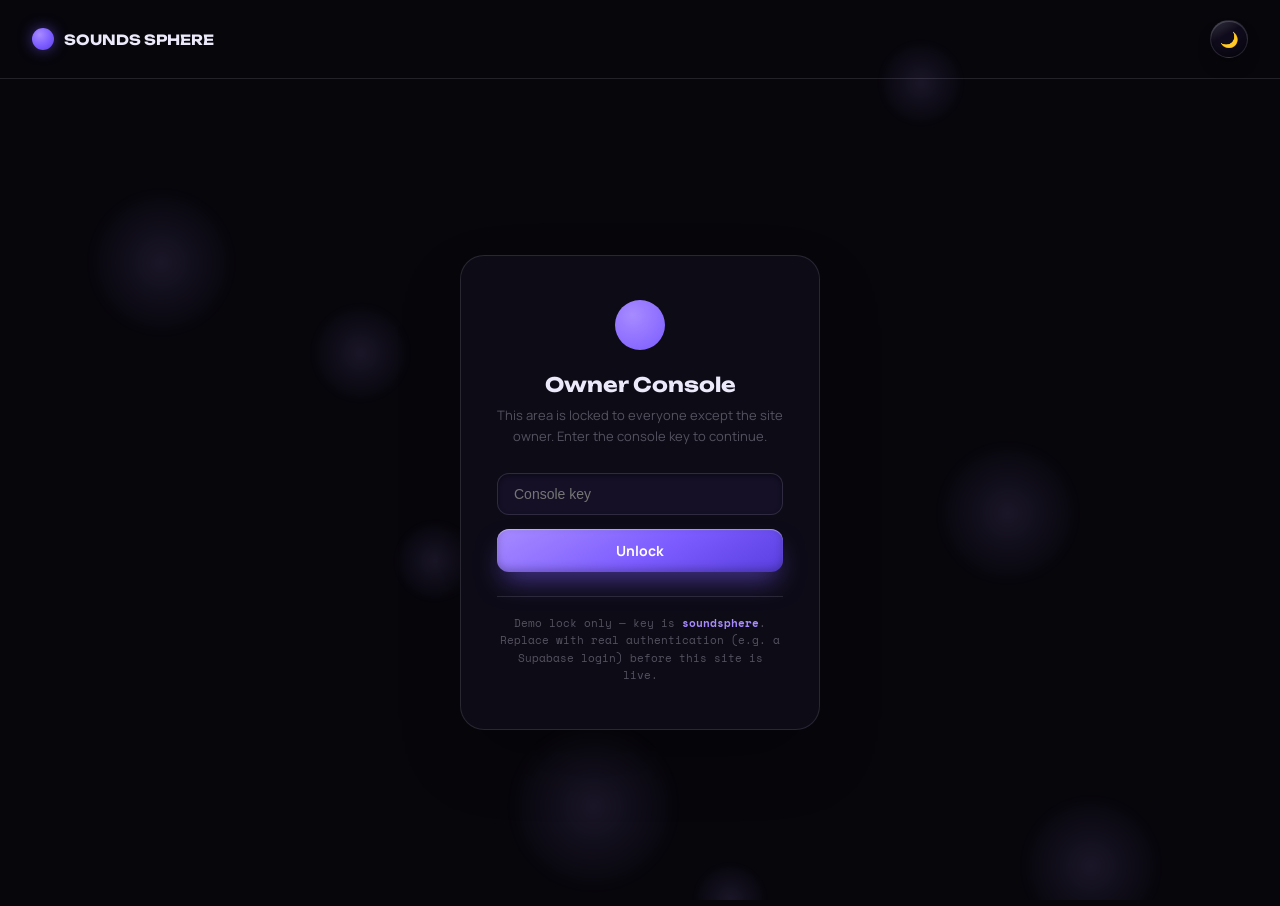
<file: admin.html>
<!DOCTYPE html>
<html lang="en" data-theme="dark">
<head>
<meta charset="UTF-8">
<meta name="viewport" content="width=device-width, initial-scale=1.0">
<title>SOUNDS SPHERE — Owner Console</title>
<link rel="preconnect" href="https://fonts.googleapis.com">
<link href="https://fonts.googleapis.com/css2?family=Unbounded:wght@400;600;700;800&family=Manrope:wght@400;500;600;700;800&family=Space+Mono:wght@400;700&display=swap" rel="stylesheet">
<style>
*{margin:0;padding:0;box-sizing:border-box}
:root{
  --void:#07060b;--void-soft:#0d0b16;
  --paper:#f5f1ea;--paper-soft:#eae3d4;
  --ink:#15121f;--mist:#ece9fb;
  --pulse:#7c5cff;--pulse-soft:#a78bff;--pulse-dim:#5a3fe0;
  --ember:#ff7a45;
  --font-display:'Unbounded',sans-serif;
  --font-body:'Manrope',sans-serif;
  --font-mono:'Space Mono',monospace;
}
[data-theme="dark"]{--bg:var(--void);--text:var(--mist);--text-dim:rgba(236,233,251,0.56);--text-faint:rgba(236,233,251,0.32);--glass:rgba(124,92,255,0.07);--glass-strong:rgba(124,92,255,0.14);--glass-border:rgba(236,233,251,0.12);--card-bg:#0d0b16;--bevel-hi:rgba(255,255,255,0.16);--bevel-lo:rgba(0,0,0,0.4)}
[data-theme="light"]{--bg:var(--paper);--text:var(--ink);--text-dim:rgba(21,18,31,0.6);--text-faint:rgba(21,18,31,0.4);--glass:rgba(124,92,255,0.06);--glass-strong:rgba(124,92,255,0.12);--glass-border:rgba(21,18,31,0.12);--card-bg:#ffffff;--bevel-hi:rgba(255,255,255,0.7);--bevel-lo:rgba(21,18,31,0.18)}

body{background:var(--bg);color:var(--text);font-family:var(--font-body);min-height:100vh;transition:background 0.5s,color 0.5s;position:relative;overflow-x:hidden}
button{font-family:inherit;cursor:pointer}
:focus-visible{outline:2px solid var(--pulse);outline-offset:2px}

.ambient{position:fixed;inset:0;z-index:0;overflow:hidden;pointer-events:none}
.ambient span{position:absolute;border-radius:50%;background:radial-gradient(circle,var(--pulse-soft),transparent 70%);opacity:0.12;filter:blur(2px);animation:float-drift linear infinite}
@keyframes float-drift{0%{transform:translate(0,0) scale(1)}50%{transform:translate(30px,-40px) scale(1.15)}100%{transform:translate(0,0) scale(1)}}

.glass3d{
  background: linear-gradient(150deg, var(--bevel-hi), transparent 40%), linear-gradient(335deg, var(--bevel-lo), transparent 50%), var(--glass);
  border:1px solid var(--glass-border);
  box-shadow: 0 10px 18px -6px rgba(0,0,0,0.4), inset 0 1px 0 var(--bevel-hi), inset 0 -3px 6px -1px var(--bevel-lo);
  transition: transform 0.16s cubic-bezier(.34,1.56,.64,1), box-shadow 0.16s ease;
}
.glass3d:hover{ transform: translateY(-3px); }
.glass3d:active{ transform: translateY(1px) scale(0.96); }

.topbar{position:relative;z-index:1;display:flex;align-items:center;justify-content:space-between;padding:20px 32px;border-bottom:1px solid var(--glass-border)}
.brand{display:flex;align-items:center;gap:10px;text-decoration:none;color:var(--text)}
.orb-mark{width:22px;height:22px;border-radius:50%;background:radial-gradient(circle at 35% 30%, var(--pulse-soft), var(--pulse) 55%, var(--pulse-dim) 100%);box-shadow:0 0 14px rgba(124,92,255,0.5);animation:orb-breathe 3.6s ease-in-out infinite}
@keyframes orb-breathe{0%,100%{transform:scale(1)}50%{transform:scale(1.12)}}
.brand-name{font-family:var(--font-display);font-weight:700;font-size:14px}
.icon-btn{width:38px;height:38px;border-radius:50%;color:var(--text);display:flex;align-items:center;justify-content:center;font-size:15px}

.lock-wrap{position:relative;z-index:1;display:flex;align-items:center;justify-content:center;min-height:calc(100vh - 73px);padding:30px;transition:opacity 0.4s,transform 0.4s}
.lock-wrap.hide{opacity:0;transform:scale(0.96);pointer-events:none;position:absolute;inset:0}
.lock-card{width:100%;max-width:360px;text-align:center;background:var(--card-bg);border:1px solid var(--glass-border);border-radius:24px;padding:44px 36px;box-shadow:0 30px 70px -16px rgba(0,0,0,0.4);animation:card-in 0.5s cubic-bezier(0.16,1,0.3,1)}
@keyframes card-in{from{opacity:0;transform:translateY(16px)}to{opacity:1;transform:translateY(0)}}
.lock-orb{width:50px;height:50px;border-radius:50%;margin:0 auto 22px;background:radial-gradient(circle at 35% 30%, var(--pulse-soft), var(--pulse));box-shadow:0 0 0 0 rgba(124,92,255,0.5);animation:lock-pulse 2.2s ease-out infinite}
@keyframes lock-pulse{0%{box-shadow:0 0 0 0 rgba(124,92,255,0.45)}70%{box-shadow:0 0 0 16px rgba(124,92,255,0)}100%{box-shadow:0 0 0 0 rgba(124,92,255,0)}}
.lock-card h1{font-family:var(--font-display);font-size:20px;margin-bottom:8px}
.lock-card p{font-size:13px;color:var(--text-faint);line-height:1.6;margin-bottom:26px}
.lock-input{width:100%;background:var(--glass);border:1px solid var(--glass-border);border-radius:12px;padding:12px 16px;color:var(--text);font-size:14px;margin-bottom:14px;transition:border-color 0.25s,box-shadow 0.25s;box-shadow:inset 0 2px 4px var(--bevel-lo)}
.lock-input:focus{outline:none;border-color:var(--pulse-soft);box-shadow:0 0 0 3px rgba(124,92,255,0.15)}
.lock-btn{width:100%;color:#fff;border:none;border-radius:12px;padding:12px;font-size:14px;font-weight:700;background:linear-gradient(150deg,var(--pulse-soft),var(--pulse) 55%,var(--pulse-dim));box-shadow:0 14px 26px -6px rgba(124,92,255,0.5), inset 0 1px 1px rgba(255,255,255,0.4), inset 0 -3px 8px rgba(0,0,0,0.25);transition:transform 0.16s cubic-bezier(.34,1.56,.64,1)}
.lock-btn:hover{transform:translateY(-2px)}
.lock-btn:active{transform:translateY(1px) scale(0.97)}
.lock-error{font-size:12px;color:var(--ember);margin-top:10px;display:none}
.lock-error.shake{animation:shake 0.4s}
@keyframes shake{0%,100%{transform:translateX(0)}25%{transform:translateX(-6px)}75%{transform:translateX(6px)}}
.lock-note{font-family:var(--font-mono);font-size:11px;color:var(--text-faint);margin-top:24px;line-height:1.6;border-top:1px solid var(--glass-border);padding-top:18px}
.lock-key{color:var(--pulse-soft);font-weight:700}

.console{position:relative;z-index:1;display:none;max-width:880px;margin:0 auto;padding:50px 24px;opacity:0;animation:card-in 0.5s cubic-bezier(0.16,1,0.3,1) forwards}
.console-head h1{font-family:var(--font-display);font-size:26px;margin-bottom:8px}
.console-head p{font-size:14px;color:var(--text-dim);margin-bottom:30px}
.preview-banner{background:var(--glass);border:1px solid var(--glass-border);border-radius:14px;padding:14px 18px;font-size:13px;color:var(--text-dim);margin-bottom:30px;display:flex;gap:10px;align-items:flex-start}
.preview-banner b{color:var(--text)}

.drop-zone{border:2px dashed var(--glass-border);border-radius:20px;padding:60px 30px;text-align:center;background:var(--glass);transition:border-color 0.25s,background 0.25s,transform 0.25s;cursor:pointer}
.drop-zone.dragover{border-color:var(--pulse-soft);background:var(--glass-strong);transform:scale(1.015)}
.drop-orb{width:46px;height:46px;border-radius:50%;margin:0 auto 18px;background:radial-gradient(circle at 35% 30%, var(--pulse-soft), var(--pulse));box-shadow:0 0 24px rgba(124,92,255,0.4);animation:orb-breathe 3s ease-in-out infinite}
.drop-zone.dragover .drop-orb{animation:lock-pulse 1s ease-out infinite}
.drop-zone h3{font-family:var(--font-display);font-size:16px;margin-bottom:8px}
.drop-zone p{font-size:13px;color:var(--text-faint)}
.drop-zone input{display:none}

.file-list{margin-top:30px;display:flex;flex-direction:column;gap:10px}
.file-row{display:flex;align-items:center;gap:14px;background:var(--card-bg);border:1px solid var(--glass-border);border-radius:14px;padding:14px 18px;opacity:0;transform:translateY(-8px);animation:row-drop 0.4s ease forwards}
@keyframes row-drop{to{opacity:1;transform:translateY(0)}}
.file-thumb{width:42px;height:42px;border-radius:50%;background:radial-gradient(circle at 35% 30%, var(--pulse-soft), var(--pulse));flex-shrink:0}
.file-meta{flex:1;min-width:0}
.file-title{font-size:13px;font-weight:700;white-space:nowrap;overflow:hidden;text-overflow:ellipsis}
.file-sub{font-size:11px;color:var(--text-faint);font-family:var(--font-mono);margin-top:2px}
.file-status{font-size:11px;color:var(--pulse-soft);font-weight:700;flex-shrink:0}

@media (max-width:600px){
  .topbar{padding:16px 18px}
  .lock-card{padding:34px 24px}
  .drop-zone{padding:42px 18px}
}
@media (prefers-reduced-motion:reduce){
  .ambient span,.orb-mark,.lock-orb,.drop-orb{animation:none!important}
}
</style>
</head>
<body>

<div class="ambient" id="ambient"></div>

<div class="topbar">
  <a href="index.html" class="brand"><span class="orb-mark"></span><span class="brand-name">SOUNDS SPHERE</span></a>
  <button class="icon-btn glass3d" id="themeToggle" aria-label="Toggle theme">🌙</button>
</div>

<div class="lock-wrap" id="lockWrap">
  <div class="lock-card">
    <div class="lock-orb"></div>
    <h1>Owner Console</h1>
    <p>This area is locked to everyone except the site owner. Enter the console key to continue.</p>
    <input type="password" class="lock-input" id="lockInput" placeholder="Console key" autocomplete="off">
    <button class="lock-btn" id="lockBtn">Unlock</button>
    <div class="lock-error" id="lockError">That key didn't match — try again.</div>
    <div class="lock-note">Demo lock only — key is <span class="lock-key">soundsphere</span>. Replace with real authentication (e.g. a Supabase login) before this site is live.</div>
  </div>
</div>

<div class="console" id="console">
  <div class="console-head">
    <h1>Add to your library</h1>
    <p>Drag in tracks or pick a folder — this is a preview of the upload flow for when storage is connected.</p>
  </div>

  <div class="preview-banner">
    ⚠️ <span><b>Preview mode.</b> Files dropped here are read in your browser only — nothing is uploaded or saved yet. Connect a storage backend (e.g. Supabase) to make this permanent.</span>
  </div>

  <div class="drop-zone" id="dropZone" tabindex="0">
    <div class="drop-orb"></div>
    <h3>Drag &amp; drop audio files here</h3>
    <p>or click to browse — MP3, WAV, M4A</p>
    <input type="file" id="fileInput" multiple accept="audio/*">
  </div>

  <div class="file-list" id="fileList"></div>
</div>

<script>
(function(){
  var ambient = document.getElementById('ambient');
  for(var i=0;i<8;i++){
    var s = document.createElement('span');
    var size = 60 + Math.random()*140;
    s.style.width = size+'px';
    s.style.height = size+'px';
    s.style.left = (Math.random()*100)+'%';
    s.style.top = (Math.random()*100)+'%';
    s.style.animationDuration = (10+Math.random()*14)+'s';
    s.style.animationDelay = (Math.random()*6)+'s';
    ambient.appendChild(s);
  }

  var root = document.documentElement;
  var themeToggle = document.getElementById('themeToggle');
  function applyTheme(t){ root.setAttribute('data-theme', t); themeToggle.textContent = t === 'dark' ? '🌙' : '☀️'; }
  applyTheme('dark');
  themeToggle.addEventListener('click', function(){
    applyTheme(root.getAttribute('data-theme') === 'dark' ? 'light' : 'dark');
  });

  /* LOCK — placeholder only, not real security. Replace with real auth before going live. */
  var CONSOLE_KEY = 'soundsphere';
  var lockWrap = document.getElementById('lockWrap');
  var consoleEl = document.getElementById('console');
  var lockInput = document.getElementById('lockInput');
  var lockBtn = document.getElementById('lockBtn');
  var lockError = document.getElementById('lockError');

  function tryUnlock(){
    if(lockInput.value === CONSOLE_KEY){
      lockWrap.classList.add('hide');
      setTimeout(function(){
        lockWrap.style.display = 'none';
        consoleEl.style.display = 'block';
      }, 380);
    } else {
      lockError.style.display = 'block';
      lockError.classList.remove('shake');
      requestAnimationFrame(function(){ lockError.classList.add('shake'); });
    }
  }
  lockBtn.addEventListener('click', tryUnlock);
  lockInput.addEventListener('keydown', function(e){ if(e.key === 'Enter') tryUnlock(); });

  /* DRAG & DROP PREVIEW */
  var dropZone = document.getElementById('dropZone');
  var fileInput = document.getElementById('fileInput');
  var fileList = document.getElementById('fileList');

  dropZone.addEventListener('click', function(){ fileInput.click(); });
  dropZone.addEventListener('keydown', function(e){ if(e.key === 'Enter') fileInput.click(); });
  ['dragenter','dragover'].forEach(function(evt){
    dropZone.addEventListener(evt, function(e){ e.preventDefault(); dropZone.classList.add('dragover'); });
  });
  ['dragleave','drop'].forEach(function(evt){
    dropZone.addEventListener(evt, function(e){ e.preventDefault(); dropZone.classList.remove('dragover'); });
  });
  dropZone.addEventListener('drop', function(e){ handleFiles(e.dataTransfer.files); });
  fileInput.addEventListener('change', function(e){ handleFiles(e.target.files); });

  function guessTags(filename){
    var name = filename.replace(/\.[^/.]+$/, '');
    var parts = name.split(/\s*-\s*/);
    if(parts.length >= 2) return { artist: parts[0], title: parts.slice(1).join(' - ') };
    return { artist: 'Unknown artist', title: name };
  }

  function handleFiles(files){
    Array.prototype.forEach.call(files, function(file, i){
      var tags = guessTags(file.name);
      var row = document.createElement('div');
      row.className = 'file-row';
      row.style.animationDelay = (i*0.06)+'s';
      row.innerHTML =
        '<div class="file-thumb"></div>' +
        '<div class="file-meta">' +
          '<div class="file-title">' + tags.title + '</div>' +
          '<div class="file-sub">' + tags.artist + ' · ' + (file.size / (1024*1024)).toFixed(1) + ' MB</div>' +
        '</div>' +
        '<div class="file-status">Read ✓</div>';
      fileList.prepend(row);
    });
  }
})();
</script>

</body>
</html>
</file>
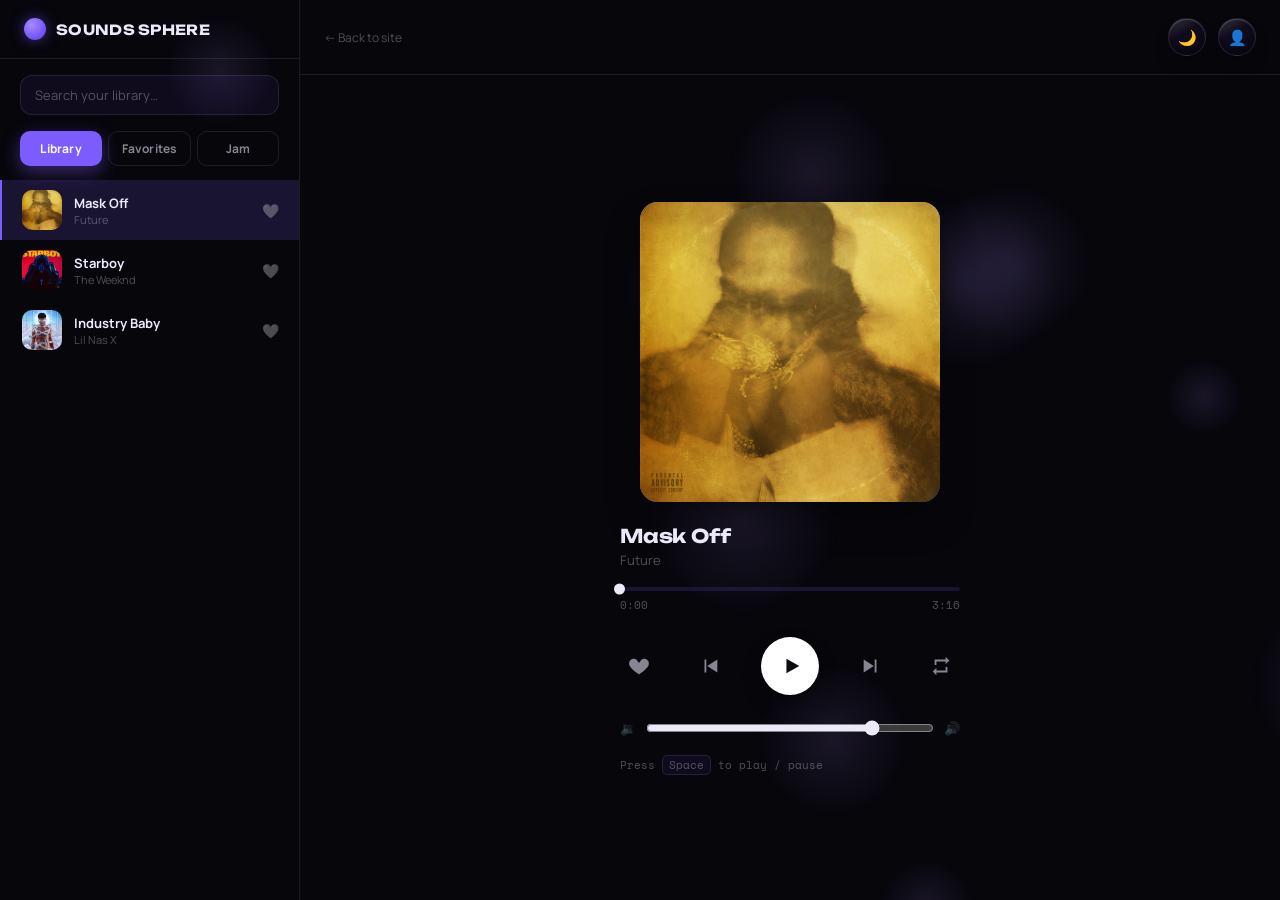
<file: player.html>
<!DOCTYPE html>
<html lang="en" data-theme="dark">
<head>
<meta charset="UTF-8">
<meta name="viewport" content="width=device-width, initial-scale=1.0">
<title>SOUNDS SPHERE — Player</title>
<link rel="preconnect" href="https://fonts.googleapis.com">
<link href="https://fonts.googleapis.com/css2?family=Unbounded:wght@400;600;700;800&family=Manrope:wght@400;500;600;700;800&family=Space+Mono:wght@400;700&display=swap" rel="stylesheet">
<style>
*{margin:0;padding:0;box-sizing:border-box}
:root{
  --void:#07060b;--void-soft:#0d0b16;
  --paper:#f5f1ea;--paper-soft:#eae3d4;
  --ink:#15121f;--mist:#ece9fb;
  --pulse:#7c5cff;--pulse-soft:#a78bff;--pulse-dim:#5a3fe0;
  --ember:#ff7a45;
  --font-display:'Unbounded',sans-serif;
  --font-body:'Manrope',sans-serif;
  --font-mono:'Space Mono',monospace;
}
[data-theme="dark"]{--bg:var(--void);--bg-soft:var(--void-soft);--text:var(--mist);--text-dim:rgba(236,233,251,0.56);--text-faint:rgba(236,233,251,0.32);--glass:rgba(124,92,255,0.07);--glass-strong:rgba(124,92,255,0.16);--glass-border:rgba(236,233,251,0.1);--card-bg:#0a0810;--row-hover:rgba(124,92,255,0.1);--bevel-hi:rgba(255,255,255,0.16);--bevel-lo:rgba(0,0,0,0.4)}
[data-theme="light"]{--bg:var(--paper);--bg-soft:var(--paper-soft);--text:var(--ink);--text-dim:rgba(21,18,31,0.6);--text-faint:rgba(21,18,31,0.4);--glass:rgba(124,92,255,0.06);--glass-strong:rgba(124,92,255,0.13);--glass-border:rgba(21,18,31,0.1);--card-bg:#ffffff;--row-hover:rgba(124,92,255,0.08);--bevel-hi:rgba(255,255,255,0.7);--bevel-lo:rgba(21,18,31,0.18)}

body{background:var(--bg);color:var(--text);font-family:var(--font-body);height:100vh;overflow:hidden;transition:background 0.5s,color 0.5s;position:relative}
button{font-family:inherit;cursor:pointer;background:none;border:none;color:inherit}
:focus-visible{outline:2px solid var(--pulse);outline-offset:2px}

.ambient{position:fixed;inset:0;z-index:0;overflow:hidden;pointer-events:none}
.ambient span{position:absolute;border-radius:50%;background:radial-gradient(circle,var(--pulse-soft),transparent 70%);opacity:0.12;filter:blur(2px);animation:float-drift linear infinite}
@keyframes float-drift{0%{transform:translate(0,0) scale(1)}50%{transform:translate(30px,-40px) scale(1.15)}100%{transform:translate(0,0) scale(1)}}

.app{position:relative;z-index:1;display:grid;grid-template-columns:300px 1fr;height:100vh}

.topbar{display:flex;align-items:center;justify-content:space-between;padding:18px 24px;border-bottom:1px solid var(--glass-border)}
.brand{display:flex;align-items:center;gap:10px;text-decoration:none;color:var(--text)}
.orb-mark{width:22px;height:22px;border-radius:50%;background:radial-gradient(circle at 35% 30%, var(--pulse-soft), var(--pulse) 55%, var(--pulse-dim) 100%);box-shadow:0 0 14px rgba(124,92,255,0.5);flex-shrink:0;animation:orb-breathe 3.6s ease-in-out infinite}
@keyframes orb-breathe{0%,100%{transform:scale(1)}50%{transform:scale(1.12)}}
.brand-name{font-family:var(--font-display);font-weight:700;font-size:14px;letter-spacing:0.3px}

/* SIDEBAR */
.sidebar{border-right:1px solid var(--glass-border);display:flex;flex-direction:column;min-width:0}
.sidebar-body{flex:1;overflow-y:auto;padding:0 0 20px}
.search-wrap{padding:16px 20px}
.search-input{width:100%;background:var(--glass);border:1px solid var(--glass-border);border-radius:12px;padding:10px 14px;color:var(--text);font-size:13px;font-family:inherit;transition:border-color 0.25s,box-shadow 0.25s}
.search-input:focus{border-color:var(--pulse-soft);box-shadow:0 0 0 3px rgba(124,92,255,0.15);outline:none}
.search-input::placeholder{color:var(--text-faint)}
.tabs{display:flex;gap:6px;padding:0 20px 14px}
.tab-btn{flex:1;background:transparent;border:1px solid var(--glass-border);color:var(--text-dim);padding:8px 6px;border-radius:10px;font-size:12px;font-weight:700;letter-spacing:0.2px;transition:all 0.25s}
.tab-btn.active{background:var(--pulse);color:#fff;border-color:transparent;box-shadow:0 6px 18px rgba(124,92,255,0.4)}

.track-row{display:flex;align-items:center;gap:12px;padding:10px 20px;cursor:pointer;border-left:2px solid transparent;opacity:0;transform:translateX(-8px);animation:row-in 0.4s ease forwards;transition:background 0.2s,border-color 0.2s}
@keyframes row-in{to{opacity:1;transform:translateX(0)}}
.track-row:hover{background:var(--row-hover)}
.track-row.playing{background:var(--glass-strong);border-left-color:var(--pulse)}
.track-thumb{width:40px;height:40px;border-radius:10px;background:radial-gradient(circle at 35% 30%, var(--pulse-soft), var(--pulse) 60%, var(--pulse-dim));flex-shrink:0;object-fit:cover;background-size:cover}
.track-meta{flex:1;min-width:0}
.track-title{font-size:13px;font-weight:700;white-space:nowrap;overflow:hidden;text-overflow:ellipsis;display:flex;align-items:center;gap:6px}
.track-artist{font-size:11px;color:var(--text-faint);white-space:nowrap;overflow:hidden;text-overflow:ellipsis}
.track-like{font-size:14px;color:var(--text-faint);flex-shrink:0;transition:transform 0.2s}
.track-like:hover{transform:scale(1.25)}
.track-like.liked{color:var(--ember)}
.warn-dot{width:6px;height:6px;border-radius:50%;background:var(--ember);box-shadow:0 0 6px var(--ember);flex-shrink:0;animation:pulse-dot 1.6s ease-in-out infinite}
@keyframes pulse-dot{0%,100%{opacity:1}50%{opacity:0.3}}
.empty-state{padding:30px 20px;text-align:center;color:var(--text-faint);font-size:13px;line-height:1.6}
.jam-panel{padding:30px 20px;text-align:center;opacity:0;animation:row-in 0.4s ease forwards}
.jam-orb{width:54px;height:54px;border-radius:50%;margin:0 auto 16px;background:radial-gradient(circle at 35% 30%, var(--pulse-soft), var(--pulse));box-shadow:0 0 30px rgba(124,92,255,0.4);animation:orb-breathe 2.4s ease-in-out infinite}
.jam-panel h4{font-family:var(--font-display);font-size:15px;margin-bottom:8px}
.jam-panel p{font-size:12px;color:var(--text-faint);line-height:1.6}

/* glass button system — still used for theme/profile/tabs chrome, NOT the transport controls */
.glass3d{
  background: linear-gradient(150deg, var(--bevel-hi), transparent 40%), linear-gradient(335deg, var(--bevel-lo), transparent 50%), var(--glass);
  border:1px solid var(--glass-border);
  box-shadow: 0 10px 18px -6px rgba(0,0,0,0.45), inset 0 1px 0 var(--bevel-hi), inset 0 -3px 6px -1px var(--bevel-lo);
  transition: transform 0.16s cubic-bezier(.34,1.56,.64,1);
}
.glass3d:hover{ transform: translateY(-3px); }
.glass3d:active{ transform: translateY(1px) scale(0.94); }

/* MAIN */
.main{display:flex;flex-direction:column;min-width:0}
.main-topbar-right{display:flex;align-items:center;gap:12px}
.icon-btn{width:38px;height:38px;border-radius:50%;color:var(--text);display:flex;align-items:center;justify-content:center;font-size:15px;position:relative}
#themeToggle .face{display:inline-block;transition:transform 0.5s}
.profile-tip{position:absolute;top:46px;right:0;background:var(--card-bg);border:1px solid var(--glass-border);border-radius:10px;padding:10px 14px;font-size:12px;color:var(--text-dim);white-space:nowrap;display:none;box-shadow:0 12px 30px rgba(0,0,0,0.3)}
.icon-btn.open .profile-tip{display:block;animation:row-in 0.2s ease}
.back-link{font-size:12px;color:var(--text-faint);text-decoration:none}
.back-link:hover{color:var(--text-dim)}

.now-playing-wrap{flex:1;display:flex;align-items:center;justify-content:center;padding:30px}
.np-card{width:100%;max-width:340px;text-align:left}

/* ALBUM ART — flat rounded square, matching the reference exactly */
.np-art{width:100%;max-width:300px;aspect-ratio:1;margin:0 auto 22px;border-radius:18px;overflow:hidden;background:linear-gradient(135deg,var(--pulse-soft),var(--pulse-dim));box-shadow:0 18px 40px -12px rgba(0,0,0,0.5)}
.np-art img{width:100%;height:100%;object-fit:cover;display:block}

.np-title{font-family:var(--font-display);font-size:19px;font-weight:700;letter-spacing:-0.2px}
.np-artist{font-size:13px;color:var(--text-faint);margin-top:3px;margin-bottom:18px}
.np-error{font-size:12px;color:var(--ember);margin-bottom:14px;display:none}

.np-progress-row{margin-bottom:6px}
.np-progress{height:4px;background:var(--glass-strong);border-radius:2px;position:relative;cursor:pointer}
.np-progress-fill{height:100%;width:0%;background:var(--text);border-radius:2px;position:relative;transition:width 0.1s linear}
.np-progress-fill::after{content:'';position:absolute;right:-5px;top:50%;width:11px;height:11px;border-radius:50%;background:var(--text);transform:translateY(-50%);box-shadow:0 1px 3px rgba(0,0,0,0.4)}
.np-times{display:flex;justify-content:space-between;font-family:var(--font-mono);font-size:11px;color:var(--text-faint);margin-bottom:24px}

/* APPLE-STYLE TRANSPORT ROW — flat icons, solid white play button */
.apple-controls{display:flex;align-items:center;justify-content:space-between;margin-bottom:24px}
.ic-btn{width:38px;height:38px;display:flex;align-items:center;justify-content:center;color:var(--text-dim);position:relative;transition:color 0.2s,transform 0.12s}
.ic-btn:hover{color:var(--text)}
.ic-btn:active{transform:scale(0.88)}
.ic-btn svg{width:22px;height:22px;fill:currentColor}
.ic-btn.like.liked{color:var(--ember)}
.ic-btn.repeat.active{color:var(--pulse-soft)}
.ic-btn.repeat .badge-s{position:absolute;top:-2px;right:-2px;background:var(--ember);color:#fff;font-size:8px;font-weight:800;width:13px;height:13px;border-radius:50%;display:none;align-items:center;justify-content:center;font-family:var(--font-mono)}
.play-circle{width:58px;height:58px;border-radius:50%;background:#fff;color:#0b0a10;display:flex;align-items:center;justify-content:center;box-shadow:0 10px 22px -4px rgba(0,0,0,0.4);transition:transform 0.14s cubic-bezier(.34,1.56,.64,1)}
.play-circle:hover{transform:scale(1.05)}
.play-circle:active{transform:scale(0.9)}
.play-circle svg{width:22px;height:22px;fill:#0b0a10;margin-left:1px}

.volume-row{display:flex;align-items:center;gap:10px}
.volume-row span{font-size:13px;color:var(--text-faint)}
.volume-row input[type="range"]{flex:1;accent-color:var(--text-dim)}
.kbd-hint{margin-top:20px;font-family:var(--font-mono);font-size:11px;color:var(--text-faint)}
.kbd-hint kbd{background:var(--glass);border:1px solid var(--glass-border);border-radius:5px;padding:1px 6px;font-family:var(--font-mono)}

@media (max-width:880px){
  .app{grid-template-columns:1fr;grid-template-rows:auto 1fr}
  .sidebar{border-right:none;border-top:1px solid var(--glass-border);order:2;max-height:38vh}
  .main{order:1}
  .topbar{padding:14px 18px}
  .np-art{max-width:220px}
}
@media (prefers-reduced-motion:reduce){
  .ambient span,.orb-mark{animation:none!important}
}
</style>
</head>
<body>

<div class="ambient" id="ambient"></div>

<div class="app">
  <aside class="sidebar">
    <div class="topbar">
      <a href="index.html" class="brand"><span class="orb-mark"></span><span class="brand-name">SOUNDS SPHERE</span></a>
    </div>
    <div class="search-wrap">
      <input type="text" class="search-input" id="searchInput" placeholder="Search your library…">
    </div>
    <div class="tabs">
      <button class="tab-btn active" data-tab="library">Library</button>
      <button class="tab-btn" data-tab="favorites">Favorites</button>
      <button class="tab-btn" data-tab="jam">Jam</button>
    </div>
    <div class="sidebar-body" id="sidebarBody"></div>
  </aside>

  <main class="main">
    <div class="topbar">
      <a href="index.html" class="back-link">← Back to site</a>
      <div class="main-topbar-right">
        <button class="icon-btn glass3d" id="themeToggle" aria-label="Toggle theme"><span class="face" id="themeIcon">🌙</span></button>
        <div class="icon-btn glass3d" id="profileBtn" tabindex="0" aria-label="Account">
          👤
          <div class="profile-tip">Sign-in is coming soon</div>
        </div>
      </div>
    </div>

    <div class="now-playing-wrap">
      <div class="np-card" id="npCard">
        <div class="np-art"><img id="npCover" alt="" onerror="this.style.display='none'"></div>

        <div class="np-title" id="npTitle">—</div>
        <div class="np-artist" id="npArtist">—</div>
        <div class="np-error" id="npError">This track's file couldn't be found — its source path needs updating.</div>

        <div class="np-progress-row">
          <div class="np-progress" id="npProgress"><div class="np-progress-fill" id="npProgressFill"></div></div>
        </div>
        <div class="np-times"><span id="npCurrent">0:00</span><span id="npDuration">0:00</span></div>

        <div class="apple-controls">
          <button class="ic-btn like" id="likeBtn" aria-label="Toggle favorite" title="Favorite">
            <svg viewBox="0 0 24 24"><path d="M12 21s-7.5-4.6-10.1-9.1C.4 9.1 1.4 5.6 4.6 4.4c2-.8 4.2-.1 5.4 1.6.3.4.7 1 2 2.6 1.3-1.6 1.7-2.2 2-2.6 1.2-1.7 3.4-2.4 5.4-1.6 3.2 1.2 4.2 4.7 2.7 7.5C19.5 16.4 12 21 12 21z"/></svg>
          </button>
          <button class="ic-btn" id="prevBtn" aria-label="Previous" title="Previous">
            <svg viewBox="0 0 24 24"><path d="M6 5h2v14H6zM20 5L9 12l11 7z"/></svg>
          </button>
          <button class="play-circle" id="playBtn" aria-label="Play or pause" title="Play / Pause">
            <svg id="playIcon" viewBox="0 0 24 24"><path d="M7 4l14 8-14 8z"/></svg>
            <svg id="pauseIcon" viewBox="0 0 24 24" style="display:none"><path d="M7 4h4v16H7zM13 4h4v16h-4z"/></svg>
          </button>
          <button class="ic-btn" id="nextBtn" aria-label="Next" title="Next">
            <svg viewBox="0 0 24 24"><path d="M16 5h2v14h-2zM4 5l11 7-11 7z"/></svg>
          </button>
          <button class="ic-btn repeat" id="repeatBtn" aria-label="Cycle repeat and shuffle" title="Repeat: Off">
            <svg id="repeatIcon" viewBox="0 0 24 24"><path d="M7 7h10v3l4-4-4-4v3H5v6h2zm10 10H7v-3l-4 4 4 4v-3h12v-6h-2z"/></svg>
            <svg id="shuffleIcon" viewBox="0 0 24 24" style="display:none"><path d="M3 5h4l5 7-5 7H3v-2h3l4-5-4-5H3zm18 0h-4l-3.2 4.5 1.2 1.7L18 6h3zm0 14h-3l-2.2-3.1-1.2 1.7L18 19h3zM21 5v0z"/><path d="M17 4l4 3-4 3V8h-2.6l-1.1-1.6L14 5h3zm0 9l4 3-4 3v-2h-3l1.3-1.4 1.1-1.6h.6z"/></svg>
            <span class="badge-s">S</span>
          </button>
        </div>

        <div class="volume-row">
          <span>🔉</span>
          <input type="range" id="volumeSlider" min="0" max="100" value="80">
          <span>🔊</span>
        </div>
        <div class="kbd-hint">Press <kbd>Space</kbd> to play / pause</div>
      </div>
    </div>
  </main>
</div>

<audio id="audio" preload="metadata"></audio>

<script>
(function(){
  /* ---------- AMBIENT PARTICLES ---------- */
  var ambient = document.getElementById('ambient');
  for(var i=0;i<10;i++){
    var s = document.createElement('span');
    var size = 60 + Math.random()*140;
    s.style.width = size+'px';
    s.style.height = size+'px';
    s.style.left = (Math.random()*100)+'%';
    s.style.top = (Math.random()*100)+'%';
    s.style.animationDuration = (10+Math.random()*14)+'s';
    s.style.animationDelay = (Math.random()*6)+'s';
    ambient.appendChild(s);
  }

  /* ---------- THEME ---------- */
  var root = document.documentElement;
  var themeToggle = document.getElementById('themeToggle');
  var themeIcon = document.getElementById('themeIcon');
  function applyTheme(t){
    root.setAttribute('data-theme', t);
    themeIcon.style.transform = 'rotateY(180deg)';
    setTimeout(function(){
      themeIcon.textContent = t === 'dark' ? '🌙' : '☀️';
      themeIcon.style.transform = 'rotateY(360deg)';
    }, 220);
  }
  applyTheme('dark');
  themeToggle.addEventListener('click', function(){
    applyTheme(root.getAttribute('data-theme') === 'dark' ? 'light' : 'dark');
  });

  /* ---------- PROFILE TOOLTIP ---------- */
  var profileBtn = document.getElementById('profileBtn');
  profileBtn.addEventListener('click', function(){ this.classList.toggle('open'); });
  document.addEventListener('click', function(e){
    if(!profileBtn.contains(e.target)) profileBtn.classList.remove('open');
  });

  /* ---------- TRACK DATA ----------
     All tracks are served locally relative to the root directory. */
  var tracks = [
    { id:1, title:'Mask Off', artist:'Future', src: 'SONGS/mask_off.mp3', cover: 'SONGS/mask_off_cover.jpg' },
    { id:2, title:'Starboy', artist:'The Weeknd', src: 'SONGS/starboy.mp3', cover: 'SONGS/starboy_cover.jpg' },
    { id:3, title:'Industry Baby', artist:'Lil Nas X', src: 'industry_baby.mp3', cover: 'industry_baby_cover.jpg' }
  ];

  var liked = new Set();
  var brokenIds = new Set();
  var currentTab = 'library';
  var currentIndex = 0;
  var searchTerm = '';
  var skipRetryCount = 0;
  /* repeat/shuffle cycle: off -> repeat (one) -> shuffle -> smart (smart shuffle) -> off */
  var playMode = 'off';

  var audio = document.getElementById('audio');
  var sidebarBody = document.getElementById('sidebarBody');
  var searchInput = document.getElementById('searchInput');
  var tabBtns = document.querySelectorAll('.tab-btn');

  function filteredTracks(){
    var list = tracks;
    if(currentTab === 'favorites') list = list.filter(function(t){ return liked.has(t.id); });
    if(searchTerm){
      var q = searchTerm.toLowerCase();
      list = list.filter(function(t){ return t.title.toLowerCase().indexOf(q) > -1 || t.artist.toLowerCase().indexOf(q) > -1; });
    }
    return list;
  }

  function renderSidebar(){
    if(currentTab === 'jam'){
      sidebarBody.innerHTML =
        '<div class="jam-panel"><div class="jam-orb"></div>' +
        '<h4>Jam mode is coming soon</h4>' +
        '<p>A shared queue where everyone listening can add the next track in real time.</p></div>';
      return;
    }
    var list = filteredTracks();
    if(list.length === 0){
      sidebarBody.innerHTML = '<div class="empty-state">' +
        (currentTab === 'favorites' ? 'Nothing liked yet — tap the heart on a track to save it here.' : 'No tracks match your search.') +
        '</div>';
      return;
    }
    sidebarBody.innerHTML = list.map(function(t, i){
      var idx = tracks.indexOf(t);
      var isPlaying = idx === currentIndex;
      var isLiked = liked.has(t.id);
      var isBroken = brokenIds.has(t.id);
      return '<div class="track-row' + (isPlaying ? ' playing' : '') + '" data-index="' + idx + '" style="animation-delay:' + (i*0.05) + 's">' +
        '<img class="track-thumb" src="' + t.cover + '" onerror="this.removeAttribute(\'src\')">' +
        '<div class="track-meta"><div class="track-title">' + t.title + (isBroken ? '<span class="warn-dot" title="File not found"></span>' : '') + '</div><div class="track-artist">' + t.artist + '</div></div>' +
        '<button class="track-like' + (isLiked ? ' liked' : '') + '" data-like="' + t.id + '">' + (isLiked ? '❤️' : '🤍') + '</button>' +
        '</div>';
    }).join('');

    Array.prototype.forEach.call(sidebarBody.querySelectorAll('.track-row'), function(row){
      row.addEventListener('click', function(e){
        if(e.target.closest('[data-like]')) return;
        loadTrack(parseInt(row.getAttribute('data-index'), 10));
        playAudio();
      });
    });
    Array.prototype.forEach.call(sidebarBody.querySelectorAll('[data-like]'), function(btn){
      btn.addEventListener('click', function(e){
        e.stopPropagation();
        var id = parseInt(btn.getAttribute('data-like'), 10);
        if(liked.has(id)) liked.delete(id); else liked.add(id);
        renderSidebar();
        if(tracks[currentIndex] && tracks[currentIndex].id === id) syncLikeButton();
      });
    });
  }

  tabBtns.forEach(function(btn){
    btn.addEventListener('click', function(){
      tabBtns.forEach(function(b){ b.classList.remove('active'); });
      btn.classList.add('active');
      currentTab = btn.getAttribute('data-tab');
      renderSidebar();
    });
  });
  searchInput.addEventListener('input', function(){
    searchTerm = searchInput.value;
    renderSidebar();
  });

  /* ---------- NOW PLAYING ---------- */
  var npTitle = document.getElementById('npTitle');
  var npArtist = document.getElementById('npArtist');
  var npCover = document.getElementById('npCover');
  var npError = document.getElementById('npError');
  var npCurrent = document.getElementById('npCurrent');
  var npDuration = document.getElementById('npDuration');
  var npProgress = document.getElementById('npProgress');
  var npProgressFill = document.getElementById('npProgressFill');
  var playBtn = document.getElementById('playBtn');
  var playIcon = document.getElementById('playIcon');
  var pauseIcon = document.getElementById('pauseIcon');
  var likeBtn = document.getElementById('likeBtn');
  var repeatBtn = document.getElementById('repeatBtn');
  var repeatIcon = document.getElementById('repeatIcon');
  var shuffleIcon = document.getElementById('shuffleIcon');
  var badgeS = repeatBtn.querySelector('.badge-s');

  function fmtTime(s){
    if(!isFinite(s) || s < 0) s = 0;
    var m = Math.floor(s / 60), sec = Math.floor(s % 60);
    return m + ':' + (sec < 10 ? '0' : '') + sec;
  }

  function syncLikeButton(){
    var t = tracks[currentIndex];
    var isLiked = t && liked.has(t.id);
    likeBtn.classList.toggle('liked', !!isLiked);
  }

  function updateRepeatButton(){
    var labels = { off:'Repeat: Off', repeat:'Repeat: One', shuffle:'Shuffle', smart:'Smart Shuffle' };
    repeatBtn.title = labels[playMode];
    repeatBtn.classList.toggle('active', playMode !== 'off');
    var showShuffleIcon = (playMode === 'shuffle' || playMode === 'smart');
    repeatIcon.style.display = showShuffleIcon ? 'none' : '';
    shuffleIcon.style.display = showShuffleIcon ? '' : 'none';
    badgeS.style.display = playMode === 'smart' ? 'flex' : 'none';
  }

  repeatBtn.addEventListener('click', function(){
    var order = ['off','repeat','shuffle','smart'];
    playMode = order[(order.indexOf(playMode) + 1) % order.length];
    audio.loop = (playMode === 'repeat');
    updateRepeatButton();
  });

  function loadTrack(index){
    currentIndex = index;
    var t = tracks[currentIndex];
    npTitle.textContent = t.title;
    npArtist.textContent = t.artist;
    npCover.style.display = '';
    npCover.src = t.cover;
    npError.style.display = 'none';
    audio.src = t.src;
    audio.load();
    syncLikeButton();
    renderSidebar();
  }

  function setPlayingState(isPlaying){
    npCard.classList.toggle('is-playing', isPlaying);
    playIcon.style.display = isPlaying ? 'none' : '';
    pauseIcon.style.display = isPlaying ? '' : 'none';
  }
  var npCard = document.getElementById('npCard');

  function playAudio(){
    audio.play().catch(function(){ handleTrackFailure(); });
  }
  function togglePlay(){
    if(audio.paused) playAudio(); else audio.pause();
  }

  function handleTrackFailure(){
    var t = tracks[currentIndex];
    brokenIds.add(t.id);
    npError.style.display = 'block';
    setPlayingState(false);
    renderSidebar();
    skipRetryCount++;
    if(skipRetryCount < tracks.length){
      setTimeout(function(){ nextTrack(); }, 1100);
    } else {
      skipRetryCount = 0;
    }
  }

  /* play button — single click handler, nothing overlapping it can intercept the click */
  playBtn.addEventListener('click', togglePlay);
  audio.addEventListener('play', function(){ setPlayingState(true); skipRetryCount = 0; });
  audio.addEventListener('pause', function(){ setPlayingState(false); });
  audio.addEventListener('error', handleTrackFailure);
  audio.addEventListener('timeupdate', function(){
    npCurrent.textContent = fmtTime(audio.currentTime);
    if(audio.duration) npProgressFill.style.width = (audio.currentTime / audio.duration * 100) + '%';
  });
  audio.addEventListener('loadedmetadata', function(){
    npDuration.textContent = fmtTime(audio.duration);
  });
  audio.addEventListener('ended', function(){
    /* when playMode is 'repeat', audio.loop=true means the browser restarts
       the track itself and 'ended' never fires, so this only runs for
       off / shuffle / smart */
    nextTrack();
  });

  function pickNextIndex(){
    if(playMode === 'shuffle' || playMode === 'smart'){
      var candidates = tracks.map(function(_, i){ return i; }).filter(function(i){ return i !== currentIndex; });
      if(candidates.length === 0) return currentIndex;
      if(playMode === 'smart' && liked.size > 0){
        var likedIdx = candidates.filter(function(i){ return liked.has(tracks[i].id); });
        if(likedIdx.length && Math.random() < 0.6){
          return likedIdx[Math.floor(Math.random() * likedIdx.length)];
        }
      }
      return candidates[Math.floor(Math.random() * candidates.length)];
    }
    return (currentIndex + 1) % tracks.length;
  }

  document.getElementById('prevBtn').addEventListener('click', function(){ prevTrack(); });
  document.getElementById('nextBtn').addEventListener('click', function(){ nextTrack(); });
  function nextTrack(){ loadTrack(pickNextIndex()); playAudio(); }
  function prevTrack(){
    if(playMode === 'shuffle' || playMode === 'smart'){ loadTrack(pickNextIndex()); }
    else { loadTrack((currentIndex - 1 + tracks.length) % tracks.length); }
    playAudio();
  }

  likeBtn.addEventListener('click', function(){
    var t = tracks[currentIndex];
    if(liked.has(t.id)) liked.delete(t.id); else liked.add(t.id);
    syncLikeButton();
    renderSidebar();
  });

  npProgress.addEventListener('click', function(e){
    if(!audio.duration) return;
    var rect = npProgress.getBoundingClientRect();
    var ratio = (e.clientX - rect.left) / rect.width;
    audio.currentTime = ratio * audio.duration;
  });

  document.getElementById('volumeSlider').addEventListener('input', function(e){
    audio.volume = e.target.value / 100;
  });
  audio.volume = 0.8;

  /* ---------- SPACEBAR PLAY/PAUSE ---------- */
  document.addEventListener('keydown', function(e){
    var tag = document.activeElement.tagName;
    if(tag === 'INPUT' || tag === 'TEXTAREA') return;
    if(e.code === 'Space' || e.key === ' '){
      e.preventDefault();
      togglePlay();
    }
  });

  /* init */
  updateRepeatButton();
  renderSidebar();
  loadTrack(0);
})();
</script>

</body>
</html>
</file>
